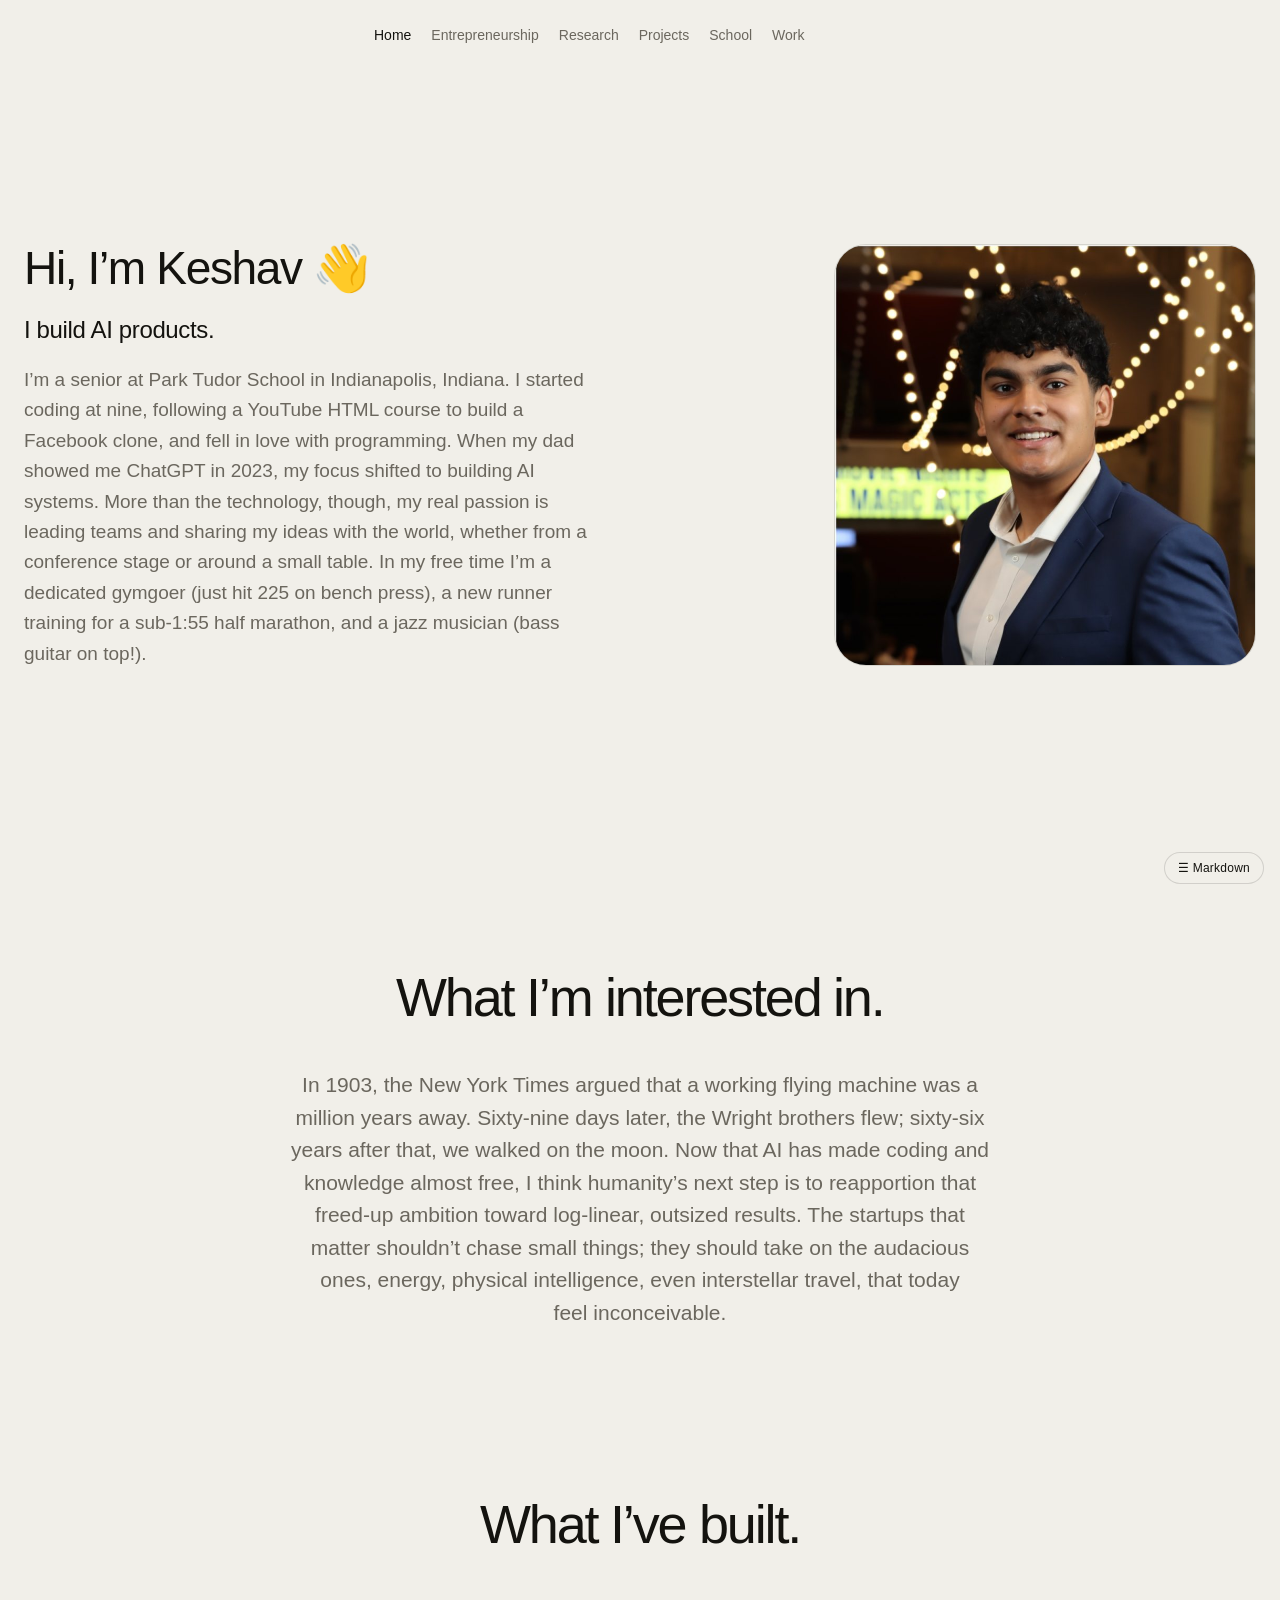
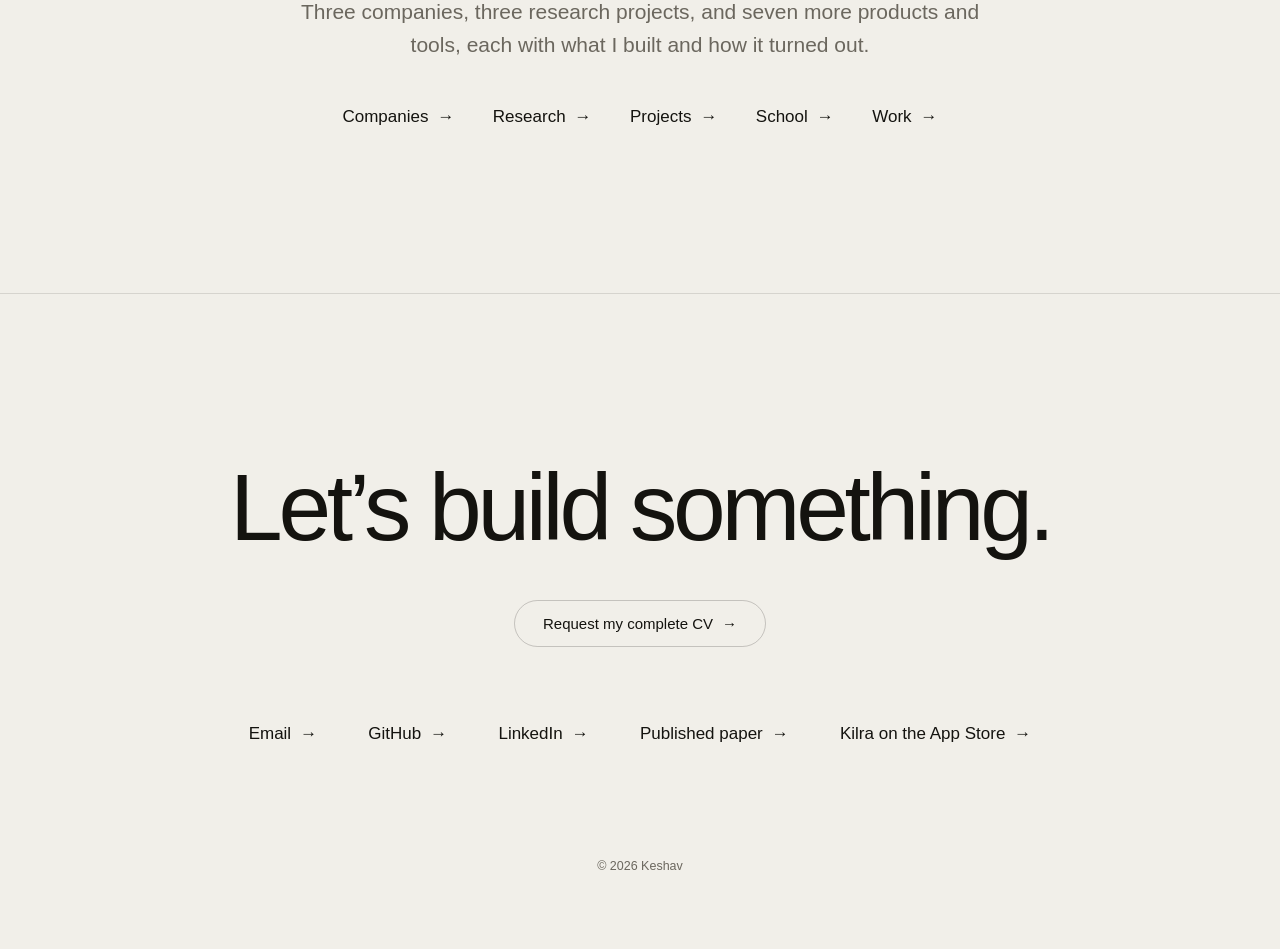
<file: index.html>
<!DOCTYPE html>
<html lang="en">
<head>
<meta charset="utf-8">
<meta name="viewport" content="width=device-width, initial-scale=1">
<title>Keshav Krishnan</title>
<meta name="description" content="Keshav Krishnan builds AI products: Kilra, a digital health app on the App Store; CropConnect; an IEEE IECON 2026 first-author paper on safe battery fast charging; and FIREWATCH, CROSSING, and GridWatch.">
<meta name="author" content="Keshav Krishnan">
<meta name="theme-color" content="#f1efe9">
<link rel="canonical" href="https://keshavkrishnan.vercel.app/">
<meta property="og:type" content="profile">
<meta property="og:site_name" content="Keshav Krishnan">
<meta property="og:title" content="Keshav Krishnan">
<meta property="og:description" content="Keshav Krishnan builds AI products: Kilra, a digital health app on the App Store; CropConnect; an IEEE IECON 2026 first-author paper on safe battery fast charging; and FIREWATCH, CROSSING, and GridWatch.">
<meta property="og:url" content="https://keshavkrishnan.vercel.app/">
<meta property="og:image" content="https://keshavkrishnan.vercel.app/assets/keshav.jpg">
<meta property="og:image:width" content="800">
<meta property="og:image:height" content="800">
<meta property="og:image:alt" content="Portrait of Keshav Krishnan">
<meta name="twitter:card" content="summary">
<meta name="twitter:title" content="Keshav Krishnan">
<meta name="twitter:description" content="Keshav Krishnan builds AI products: Kilra, a digital health app on the App Store; CropConnect; an IEEE IECON 2026 first-author paper on safe battery fast charging; and FIREWATCH, CROSSING, and GridWatch.">
<meta name="twitter:image" content="https://keshavkrishnan.vercel.app/assets/keshav.jpg">
<link rel="icon" type="image/svg+xml" href="[data-uri]">
<link rel="stylesheet" href="/site.css">
<style>
html{scroll-behavior:smooth}
body{margin:0;overflow-x:clip;background:#f1efe9;color:#14130f;font-family:"Helvetica Neue",Helvetica,Arial,sans-serif;-webkit-font-smoothing:antialiased;-moz-osx-font-smoothing:grayscale}
a{color:#14130f;text-decoration:none}
a:hover{color:#6b675e}
img{display:block}
::selection{background:rgba(20,19,15,.15)}
@keyframes omUp{0%{opacity:0;transform:translateY(90px) scale(.92);filter:blur(11px)}55%{filter:blur(0)}100%{opacity:1;transform:none;filter:blur(0)}}
@keyframes omWord{0%{opacity:0;transform:translateY(1.15em) rotate(7deg) scale(.7);filter:blur(20px)}55%{filter:blur(0)}100%{opacity:1;transform:none;filter:blur(0)}}
@keyframes omLine{from{transform:scaleX(0);opacity:.15}to{transform:scaleX(1);opacity:1}}
@keyframes omInL{0%{opacity:0;transform:translateX(-155px) scale(.955);filter:blur(7px)}60%{filter:blur(0)}100%{opacity:1;transform:none;filter:blur(0)}}
@keyframes omInR{0%{opacity:0;transform:translateX(155px) scale(.955);filter:blur(7px)}60%{filter:blur(0)}100%{opacity:1;transform:none;filter:blur(0)}}
@media (prefers-reduced-motion:reduce){html{scroll-behavior:auto}*,*::before,*::after{animation:none!important;transition:none!important}}
@keyframes omImg{0%{opacity:0;clip-path:inset(23% 16% 23% 16% round 48px);transform:scale(1.22);filter:blur(9px)}60%{filter:blur(0)}100%{opacity:1;clip-path:inset(0 0 0 0 round 30px);transform:none;filter:blur(0)}}
</style>
</head>
<body>

<div style="box-sizing:border-box;max-width:580px;margin:0 auto;padding:0 24px">
  <nav class="tabs">
    <a href="/" aria-current="page">Home</a>
    <a href="/entrepreneurship">Entrepreneurship</a>
    <a href="/research">Research</a>
    <a href="/projects">Projects</a>
    <a href="/school">School</a>
    <a href="/work">Work</a>  </nav>
</div>

<main>
  <section style="min-height:72vh;display:flex;flex-direction:column;justify-content:center;padding:clamp(40px,6vw,80px) 24px clamp(56px,8vw,100px);max-width:1240px;margin:0 auto">
    <div data-reveal data-entry style="display:grid;grid-template-columns:repeat(auto-fit,minmax(280px,1fr));gap:clamp(36px,5vw,80px);align-items:center">
      <div data-etext data-slide="L">
        <div style="font-size:clamp(30px,3.6vw,48px);letter-spacing:-.03em;font-weight:500">Hi, I&#8217;m Keshav &#128075;</div>
        <div style="margin:18px 0 0;max-width:27em;font-size:clamp(18px,1.9vw,24px);line-height:1.4;color:#14130f;font-weight:500;letter-spacing:-.015em">I build AI products.</div>
        <p style="margin:18px 0 0;max-width:30em;font-size:clamp(16px,1.6vw,19px);line-height:1.6;color:#6b675e;text-wrap:pretty">I&#8217;m a senior at Park Tudor School in Indianapolis, Indiana. I started coding at nine, following a YouTube HTML course to build a Facebook clone, and fell in love with programming. When my dad showed me ChatGPT in 2023, my focus shifted to building AI systems. More than the technology, though, my real passion is leading teams and sharing my ideas with the world, whether from a conference stage or around a small table. In my free time I&#8217;m a dedicated gymgoer (just hit 225 on bench press), a new runner training for a sub-1:55 half marathon, and a jazz musician (bass guitar on top!).</p>
      </div>
      <div data-ethumb data-slide="R" data-zoom style="border-radius:32px;overflow:hidden;border:1px solid rgba(20,19,15,.12);max-width:420px;justify-self:end;width:100%">
        <img width="800" height="800" fetchpriority="high" src="assets/keshav.jpg" alt="Keshav Krishnan" style="width:100%;height:auto;transition:transform .8s cubic-bezier(.2,.7,.2,1)">
      </div>
    </div>
  </section>

  <section style="padding:clamp(64px,7vw,110px) 24px clamp(110px,13vw,200px);max-width:1000px;margin:0 auto;text-align:center">
    <h2 data-unravel style="margin:0 auto;max-width:18em;font-size:clamp(28px,4.4vw,54px);line-height:1.04;letter-spacing:-.04em;font-weight:500">What I&#8217;m interested in.</h2>
    <p data-reveal style="margin:clamp(26px,3.6vw,44px) auto 0;max-width:34em;font-size:clamp(17px,1.7vw,21px);line-height:1.55;color:#6b675e;text-wrap:pretty">In 1903, the New York Times argued that a working flying machine was a million years away. Sixty-nine days later, the Wright brothers flew; sixty-six years after that, we walked on the moon. Now that AI has made coding and knowledge almost free, I think humanity&#8217;s next step is to reapportion that freed-up ambition toward log-linear, outsized results. The startups that matter shouldn&#8217;t chase small things; they should take on the audacious ones, energy, physical intelligence, even interstellar travel, that today feel inconceivable.</p>
  </section>

  <section style="padding:0 24px clamp(110px,13vw,200px);max-width:1000px;margin:0 auto;text-align:center">
    <h2 data-unravel style="margin:0 auto;max-width:18em;font-size:clamp(28px,4.4vw,54px);line-height:1.04;letter-spacing:-.04em;font-weight:500">What I&#8217;ve built.</h2>
    <p data-reveal style="margin:clamp(26px,3.6vw,44px) auto 0;max-width:34em;font-size:clamp(17px,1.7vw,21px);line-height:1.55;color:#6b675e;text-wrap:pretty">Three companies, three research projects, and seven more products and tools, each with what I built and how it turned out.</p>
    <div data-reveal style="margin-top:clamp(30px,3.6vw,48px);display:flex;justify-content:center;flex-wrap:wrap;gap:clamp(18px,3vw,40px)">
      <a href="/entrepreneurship" data-arrow style="color:#14130f;font-size:17px;display:inline-flex;align-items:center;gap:9px">Companies <span data-arrowtip style="display:inline-block;transition:transform .35s cubic-bezier(.2,.7,.2,1)">&#8594;</span></a>
      <a href="/research" data-arrow style="color:#14130f;font-size:17px;display:inline-flex;align-items:center;gap:9px">Research <span data-arrowtip style="display:inline-block;transition:transform .35s cubic-bezier(.2,.7,.2,1)">&#8594;</span></a>
      <a href="/projects" data-arrow style="color:#14130f;font-size:17px;display:inline-flex;align-items:center;gap:9px">Projects <span data-arrowtip style="display:inline-block;transition:transform .35s cubic-bezier(.2,.7,.2,1)">&#8594;</span></a>
      <a href="/school" data-arrow style="color:#14130f;font-size:17px;display:inline-flex;align-items:center;gap:9px">School <span data-arrowtip style="display:inline-block;transition:transform .35s cubic-bezier(.2,.7,.2,1)">&#8594;</span></a>
      <a href="/work" data-arrow style="color:#14130f;font-size:17px;display:inline-flex;align-items:center;gap:9px">Work <span data-arrowtip style="display:inline-block;transition:transform .35s cubic-bezier(.2,.7,.2,1)">&#8594;</span></a>
    </div>
  </section>

  <footer id="contact" style="padding:clamp(108px,13vw,195px) 24px clamp(60px,6vw,80px);border-top:1px solid rgba(20,19,15,.12);text-align:center">
    <div style="max-width:1300px;margin:0 auto">
      <h2 data-unravel style="margin:0;font-size:clamp(34px,7.4vw,112px);line-height:.98;letter-spacing:-.045em;font-weight:500">Let&#8217;s build something.</h2>
      <div data-reveal style="margin-top:clamp(30px,3.6vw,52px)">
        <a href="mailto:keshav-krishnan@outlook.com?subject=Complete%20CV%20request" data-arrow style="display:inline-flex;align-items:center;gap:9px;padding:14px 28px;border-radius:999px;border:1px solid rgba(20,19,15,.2);color:#14130f;font-size:15px;font-weight:500">Request my complete CV <span data-arrowtip style="display:inline-block;transition:transform .35s cubic-bezier(.2,.7,.2,1)">&#8594;</span></a>
      </div>
      <div data-reveal style="margin-top:clamp(48px,6vw,86px);display:flex;justify-content:center;flex-wrap:wrap;gap:clamp(24px,4vw,60px)">
        <a href="mailto:keshav-krishnan@outlook.com" data-arrow style="color:#14130f;font-size:17px;display:inline-flex;align-items:center;gap:9px">Email <span data-arrowtip style="display:inline-block;transition:transform .35s cubic-bezier(.2,.7,.2,1)">&#8594;</span></a>
        <a href="https://github.com/keshavkrishnan08" target="_blank" rel="noopener" data-arrow style="color:#14130f;font-size:17px;display:inline-flex;align-items:center;gap:9px">GitHub <span data-arrowtip style="display:inline-block;transition:transform .35s cubic-bezier(.2,.7,.2,1)">&#8594;</span></a>
        <a href="https://www.linkedin.com/in/keshav-krishnan-897394356/" target="_blank" rel="noopener" data-arrow style="color:#14130f;font-size:17px;display:inline-flex;align-items:center;gap:9px">LinkedIn <span data-arrowtip style="display:inline-block;transition:transform .35s cubic-bezier(.2,.7,.2,1)">&#8594;</span></a>
        <a href="https://doi.org/10.13021/jssr2026.5665" target="_blank" rel="noopener" data-arrow style="color:#14130f;font-size:17px;display:inline-flex;align-items:center;gap:9px">Published paper <span data-arrowtip style="display:inline-block;transition:transform .35s cubic-bezier(.2,.7,.2,1)">&#8594;</span></a>
        <a href="https://apps.apple.com/us/app/kilra-symptom-tracker/id6760767331" target="_blank" rel="noopener" data-arrow style="color:#14130f;font-size:17px;display:inline-flex;align-items:center;gap:9px">Kilra on the App Store <span data-arrowtip style="display:inline-block;transition:transform .35s cubic-bezier(.2,.7,.2,1)">&#8594;</span></a>
      </div>
      <div style="margin-top:clamp(72px,9vw,130px);font-size:12.5px;color:#6b675e">&#169; 2026 Keshav</div>
    </div>
  </footer>
</main>

<script>
/* Scroll interactions: reveal, word unravel, slide and image zoom on enter.
   Vanilla JS, no framework or runtime, so the page is a single static file. */
(function () {
  var app = {
    _io: null, _probe: null, _onScroll: null, _motion: false, _armed: false,

    wire: function () {
      const root = document.body;

      if (!this._io) {
        root.querySelectorAll("[data-m]:not([data-played])").forEach((el) => {
          el.style.opacity = "";
          el.style.transform = "";
          el.querySelectorAll("span[data-w]").forEach((s) => { s.style.opacity = ""; });
        });
      }

      root.querySelectorAll("[data-entry]").forEach((el, i) => {
        const text = el.querySelector("[data-etext]");
        const thumb = el.querySelector("[data-ethumb]");
        if (!text || !thumb) return;
        const flip = i % 2 === 1;
        text.style.order = flip ? "2" : "1";
        thumb.style.order = flip ? "1" : "2";
        text.style.textAlign = flip ? "right" : "left";
        text.querySelectorAll("p").forEach((p) => { p.style.marginLeft = flip ? "auto" : "0"; });
        text.dataset.slide = flip ? "R" : "L";
        thumb.dataset.slide = flip ? "L" : "R";
      });

      root.querySelectorAll("[data-zoom]:not([data-hov])").forEach((el) => {
        el.dataset.hov = "1";
        const img = el.querySelector("img");
        el.addEventListener("mouseenter", () => { if (img) img.style.transform = "scale(1.03)"; });
        el.addEventListener("mouseleave", () => { if (img) img.style.transform = "none"; });
      });

      root.querySelectorAll("[data-arrow]:not([data-hov])").forEach((el) => {
        el.dataset.hov = "1";
        const tip = el.querySelector("[data-arrowtip]");
        if (!tip) return;
        el.addEventListener("mouseenter", () => { tip.style.transform = "translateX(4px)"; });
        el.addEventListener("mouseleave", () => { tip.style.transform = "none"; });
      });

      const still = window.matchMedia && window.matchMedia("(prefers-reduced-motion: reduce)").matches;
      if (still) return;

      if (!this._probe && typeof IntersectionObserver === "function") {
        this._probe = new IntersectionObserver(() => {
          this._probe.disconnect();
          this._probe = null;
          this.enableMotion();
        });
        this._probe.observe(root);
      } else if (this._motion) {
        this.enableMotion();
      }

      if (!this._onScroll) {
        this._onScroll = () => {
          document.querySelectorAll("[data-m]:not([data-played])").forEach((el) => {
            if (el.getBoundingClientRect().top < window.innerHeight * 0.99) this.play(el);
          });
        };
        window.addEventListener("scroll", this._onScroll, { passive: true });
        this._onScroll();
      }
    },

    enableMotion: function () {
      this._motion = true;
      const root = document.body;
      const io = this._io || (this._io = new IntersectionObserver((es) => {
        es.forEach((e) => {
          if (e.isIntersecting) { this.play(e.target); this._io.unobserve(e.target); }
        });
      }, { rootMargin: "0px 0px 0% 0px", threshold: 0.01 }));

      root.querySelectorAll("[data-unravel]:not([data-split])").forEach((el) => {
        el.dataset.split = "1";
        const words = (el.textContent || "").split(/\s+/).filter(Boolean);
        el.textContent = "";
        words.forEach((w, i) => {
          const s = document.createElement("span");
          s.textContent = w;
          s.style.display = "inline-block";
          s.style.willChange = "transform,filter,opacity";
          s.dataset.w = String(i);
          el.appendChild(s);
          if (i < words.length - 1) el.appendChild(document.createTextNode(" "));
        });
      });

      const pending = [];
      root.querySelectorAll("[data-reveal]:not([data-m]),[data-unravel]:not([data-m]),[data-rule]:not([data-m])").forEach((el) => {
        el.dataset.m = "1";
        if (el.getBoundingClientRect().top < window.innerHeight * 0.97) this.play(el);
        else pending.push(el);
      });

      if (!pending.length || this._armed) return;
      this._armed = true;
      const arm = () => {
        window.removeEventListener("scroll", arm);
        pending.forEach((el) => {
          if (el.dataset.played) return;
          if (el.getBoundingClientRect().top < window.innerHeight * 0.99) { this.play(el); return; }
          if (el.hasAttribute("data-unravel")) el.querySelectorAll("span[data-w]").forEach((s) => { s.style.opacity = "0"; });
          else if (el.hasAttribute("data-rule")) el.style.transform = "scaleX(0)";
          else el.style.opacity = "0";
          io.observe(el);
        });
      };
      window.addEventListener("scroll", arm, { passive: true, once: true });
    },

    play: function (el) {
      if (el.dataset.played) return;
      el.dataset.played = "1";
      if (el.hasAttribute("data-unravel")) {
        el.querySelectorAll("span[data-w]").forEach((s, i) => {
          s.style.opacity = "";
          s.style.animation = "omWord 0.98s cubic-bezier(.16,.84,.28,1) both";
          s.style.animationDelay = (i * 0.056).toFixed(3) + "s";
        });
        return;
      }
      if (el.hasAttribute("data-rule")) {
        el.style.transform = "";
        el.style.animation = "omLine 1.0s cubic-bezier(.16,.84,.28,1) .06s both";
        return;
      }
      el.style.opacity = "";
      const sides = el.querySelectorAll("[data-slide]");
      if (sides.length) {
        sides.forEach((c, i) => {
          c.style.animation = (c.dataset.slide === "L" ? "omInL" : "omInR") + " 1.15s cubic-bezier(.16,.84,.28,1) both";
          c.style.animationDelay = (i * 0.09).toFixed(2) + "s";
        });
        return;
      }
      if (el.hasAttribute("data-zoom")) {
        el.style.animation = "omImg 1.35s cubic-bezier(.16,.84,.28,1) both";
        return;
      }
      el.style.animation = "omUp 1.05s cubic-bezier(.16,.84,.28,1) both";
    }
  };

  function boot() { app.wire(); }
  if (document.readyState !== "loading") boot();
  else document.addEventListener("DOMContentLoaded", boot);
})();
</script>
<style>
#mdBtn{position:fixed;bottom:16px;right:16px;z-index:90;font:500 12px/1 "Helvetica Neue",Helvetica,Arial,sans-serif;letter-spacing:.02em;color:#14130f;background:rgba(241,239,233,.85);backdrop-filter:blur(12px);-webkit-backdrop-filter:blur(12px);border:1px solid rgba(20,19,15,.14);border-radius:999px;padding:9px 13px;cursor:pointer;display:inline-flex;align-items:center;gap:6px}
#mdBtn:hover{border-color:rgba(20,19,15,.35)}
#mdOverlay{position:fixed;inset:0;z-index:200;display:none;background:rgba(20,19,15,.28);align-items:center;justify-content:center;padding:24px}
#mdOverlay.open{display:flex}
#mdPanel{background:#f1efe9;border:1px solid rgba(20,19,15,.14);border-radius:14px;max-width:760px;width:100%;max-height:82vh;display:flex;flex-direction:column;overflow:hidden}
#mdHead{display:flex;align-items:center;gap:10px;padding:14px 18px;border-bottom:1px solid rgba(20,19,15,.12);font:14px/1 "Helvetica Neue",Helvetica,Arial,sans-serif}
#mdHead b{font-weight:500;flex:1}
#mdHead button{font:inherit;font-size:13px;color:#14130f;border:1px solid rgba(20,19,15,.18);background:transparent;border-radius:8px;padding:7px 12px;cursor:pointer}
#mdHead #mdCopy{background:#14130f;color:#f1efe9;border-color:#14130f}
#mdBody{margin:0;padding:18px 20px;overflow:auto;font:13px/1.62 ui-monospace,SFMono-Regular,Menlo,monospace;color:#14130f;white-space:pre-wrap;word-wrap:break-word}
</style>
<button id="mdBtn" onclick="document.getElementById('mdOverlay').classList.add('open')" aria-label="View this page as Markdown">&#9776; Markdown</button>
<div id="mdOverlay" onclick="if(event.target===this)this.classList.remove('open')">
  <div id="mdPanel" role="dialog" aria-label="Page as Markdown">
    <div id="mdHead"><b>This page as Markdown</b><button id="mdCopy">Copy</button><button id="mdClose">Close</button></div>
    <pre id="mdBody"># Keshav Krishnan

I build AI products. A senior at Park Tudor School in Indianapolis, Indiana.

I started coding at nine, following a YouTube HTML course to build a Facebook clone, and fell in love with programming. When my dad showed me ChatGPT in 2023, my focus shifted to building AI systems. More than the technology, though, my real passion is leading teams and sharing my ideas with the world, whether from a conference stage or around a small table. In my free time I'm a dedicated gymgoer (just hit 225 on bench press), a new runner training for a sub-1:55 half marathon, and a jazz musician (bass guitar on top!).

## What I'm interested in

In 1903, the New York Times argued that a working flying machine was a million years away. Sixty-nine days later, the Wright brothers flew; sixty-six years after that, we walked on the moon. Now that AI has made coding and knowledge almost free, I think humanity's next step is to reapportion that freed-up ambition toward log-linear, outsized results. The startups that matter shouldn't chase small things; they should take on the audacious ones, energy, physical intelligence, even interstellar travel, that today feel inconceivable.

## Ventures

### Kilra: Digital Health OS
Founder, CEO. I built and lead the product end to end, from the on-device statistics to the AI-driven growth. People log symptoms, medications, sleep, and stress, and Kilra tests which factors go with their worse days, surfacing the real triggers behind how they feel, so they can adjust their lifestyle quickly instead of waiting on expensive, drawn-out doctor visits.
- $10K annualized revenue
- Tech: Swift, SwiftUI, SwiftData, HealthKit, CloudKit, Core ML, scikit-learn
- GitHub: https://github.com/keshavkrishnan08/Kilra
- iOS, live on the App Store: https://apps.apple.com/us/app/kilra-symptom-tracker/id6760767331
- Website: https://kilra.vercel.app

### CropConnect
Founder. Done-for-you local produce sourcing for restaurants. Independent kitchens keep three to five cents on every dollar and have already cut everything they can, so the only real lever left is charging more, and food from a named farm down the road is how they do it: the menu price moves, the food cost barely does, and that gap is almost pure profit. CropConnect runs the entire supply side, finding and vetting the farms and delivering every week, so the kitchen just cooks.
- Tech: Next.js, React, TypeScript, Tailwind CSS, Supabase, Leaflet, Vercel
- Live: https://cropconnect.dev

## Selected research

### Safe Fast Charging Robust to Battery Aging
Sole author (accepted at IEEE IECON 2026). A safety filter for lithium-ion fast charging with no optimizer in the loop: a fixed bisection on a reduced-order cell model. In simulation it kept temperature and voltage within limits on all 156 aged-cell draws, at a median 56 microseconds per step, while standard fast-charging protocols broke the limits in all 40 warm conditions tested.
- Tech: Python, NumPy, SciPy, OSQP baseline
- GitHub: https://github.com/keshavkrishnan08/safe-charge

### The Carbon Effect of Flexible Computing Loads: A Distribution-Free Theory of Dispatch, Investment, and Optimal Contracts
1st Author, Project Coordinator, George Mason University, Costello College of Business (ASSIP). Modeled the power draw of AI data centers and crypto mining and showed that it raises grid carbon unless the load runs on surplus renewables, built on distribution-free equilibrium cutoffs and an exact closed form for the change in carbon, each checked numerically. Earlier in the program I stress-tested published bitcoin-mining emission claims against EIA generation data to see which ones held up. Research under Dr. Jiasun Li; presented at the George Mason student conference and published in the Journal of Student-Scientists' Research (2026).
- Paper: https://journals.gmu.edu/jssr/article/view/5665
- DOI: https://doi.org/10.13021/jssr2026.5665
- Code (team repository): https://github.com/keshavkrishnan08/flexible-load-carbon
- Tech: Python, NumPy, SciPy, pandas, statsmodels, matplotlib
- Screening analysis: https://github.com/keshavkrishnan08/bitcoin-mining-emissions

## Projects

### ECHO: finding people with Wi-Fi, no cameras
Built a system that turns the radio signals between ordinary Wi-Fi devices into a live 3D picture of where people are, and marks space no link observes as unknown rather than empty. A seeded channel simulator, a signal pipeline, Bayesian radio tomography, and a Hungarian and Kalman tracker run in the browser; a Python port matches the TypeScript engine bit for bit and a C++20 library reproduces the signal processing.
- Tech: TypeScript, Next.js, React Three Fiber, Web Workers, Python, FastAPI, C++20
- GitHub: https://github.com/keshavkrishnan08/ECHOSPACE

### FIREWATCH: computer vision based probabilistic wildfire tracking
Built a system that fuses camera, satellite, weather and terrain into a continuously self-correcting probabilistic spread forecast, then turns it into human-in-the-loop evacuation and resource decisions. Validated it by replaying five real fires against GOES ground truth.
- Tech: Python, PyTorch, YOLO, RT-DETR, SAM 2, U-Net, OpenCV, Shapely, DuckDB, FastAPI, GOES-18 and HRRR data, React, TypeScript, deck.gl, MapLibre
- Live site: https://keshavkrishnan08.github.io/firewatch/
- GitHub: https://github.com/keshavkrishnan08/firewatch

### CROSSING: computer vision based pedestrian-vehicle safety intelligence
Built a system that watches ordinary street video, models every person, vehicle, and interaction in the scene, and predicts who a vehicle is about to hit. A learned interaction model beats an engineered time-to-collision score at forecasting near-misses (0.95 AUROC), holds its calibration, and flags a pedestrian's intent to cross roughly 2.8 seconds before they step into the road.
- Tech: Python, YOLOv3 (ONNX Runtime), OpenCV, ByteTrack, Kalman filters, homography, NumPy GRU, scikit-learn, FastAPI
- Live site: https://crossing-pi.vercel.app
- GitHub: https://github.com/keshavkrishnan08/ProjectCROSSING

### GridWatch: Indiana's data centers mapped against the power grid
Creator. Built an interactive atlas that plots every proposed and existing data center in Indiana against the grid: megawatts, water use, IURC dockets, and a projected household bill impact, with every figure linked to the public filing it came from. It tracks 76 projects across 32 counties whose active capacity already adds up to roughly 15,100 MW, about 43% of Indiana's peak demand, on a grid that is still 61% coal. A 2020 to 2035 timeline scrubs the build-out and a transparent calculator turns filed costs into a projected bill.
- Tech: TypeScript, Vite, MapLibre GL, D3, Python, Overpass API, Vitest, Playwright
- Live: https://gridwatch-indiana.vercel.app
- GitHub: https://github.com/keshavkrishnan08/GridWatch

### Forecasting crop waste across the U.S. supply chain
Inventor (provisional patent, 26 claims). Built a graph neural network that forecasts supply-chain-driven crop waste across 2,130 US counties by routing inter-regional economic shocks through a cascade diffusion model.
- Tech: PyTorch, scikit-learn, XGBoost, statsmodels, GeoPandas
- GitHub: https://github.com/keshavkrishnan08/CasCrop

## Selected CV

### EP Industrial Coatings
Operations &amp; Engineering Intern (paid). Built a computer-vision quoting tool that cut quote turnaround from about two weeks to about five minutes, and wrote five company-wide SOPs over a five-month term.
- Tech: Python, Flask, SQLAlchemy, CLIP on ONNX Runtime (8-bit weights), NumPy, Pillow, PyTorch
- Live demo: https://enviropeel-project.onrender.com
- GitHub: https://github.com/keshavkrishnan08/Enviropeel-Project

### Park Tudor VEX Robotics: Team 6842V Vicious Vortex
Captain, Programmer, Strategy Design. Captained a six-person team to eight international placements and the most wins in the world across the 2024 and 2025 seasons, with more than 20 awards. Built our autonomy stack in C++: Monte Carlo localization, pure-pursuit path following over Bezier curves, and vision sensing. Also mentored the middle school team to a state title.

### VolunteerU
Cofounder. Cofounded a free platform that helps people launch and manage a nonprofit end to end, and helps volunteers find opportunities that actually fit them. The workspace keeps applications, roster, attendance, and verified hours in one place.
- Tech: Next.js, React, Supabase, PostHog
- Live: https://volunteeruapp.com

### Mock Trial
Cofounder &amp; President. Cofounded and lead Park Tudor's mock trial program, growing it from the ground up to 140 members. Ran the school's first bipartisan roundtable, bringing four state and national officials in front of a 50+ audience, took the team to districts, and earned an Outstanding Witness award.

### DECA
International Career Development Conference qualifier: qualified for DECA's international round of business competitions.

### Speech and Debate
NSDA District finalist: reached the finals at the National Speech and Debate Association district tournament.

## Familiar with

- Languages: Python, C++, Java, TypeScript, JavaScript, Swift, SQL
- Machine learning &amp; research: PyTorch, scikit-learn, XGBoost, NumPy, SciPy, pandas, statsmodels, data assimilation, Kalman and particle filters
- Computer vision: YOLO, SAM 2, CLIP, OpenCV, ONNX Runtime
- Apps: Next.js, React, FastAPI, Flask, Supabase, SwiftUI
- Agentic &amp; applied AI: agentic AI systems, prompt engineering, LLM application development, retrieval-augmented generation, fine-tuning &amp; evaluation, tool use &amp; function calling

## Contact

- Email: keshav-krishnan@outlook.com
- GitHub: https://github.com/keshavkrishnan08
- LinkedIn: https://www.linkedin.com/in/keshav-krishnan-897394356/
</pre>
  </div>
</div>
<script>
(function(){
  var ov=document.getElementById('mdOverlay'), c=document.getElementById('mdCopy'), body=document.getElementById('mdBody');
  c.onclick=function(){ navigator.clipboard.writeText(body.textContent).then(function(){ c.textContent='Copied \u2713'; setTimeout(function(){c.textContent='Copy';},1500); }); };
  document.getElementById('mdClose').onclick=function(){ ov.classList.remove('open'); };
  document.addEventListener('keydown',function(e){ if(e.key==='Escape') ov.classList.remove('open'); });
})();
</script>

</body>
</html>
</file>
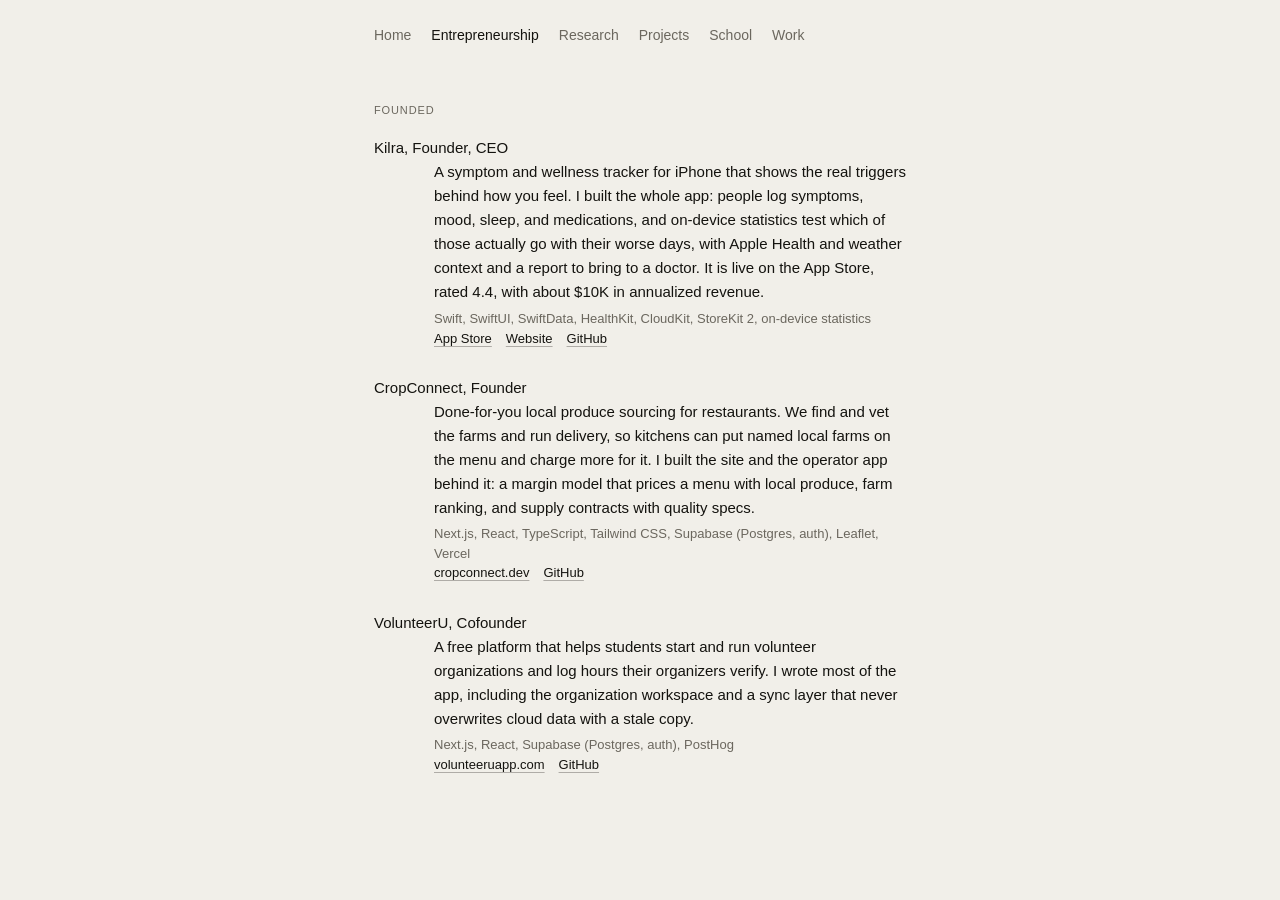
<file: entrepreneurship.html>
<!DOCTYPE html>
<html lang="en">
<head>
<meta charset="utf-8">
<meta name="viewport" content="width=device-width, initial-scale=1">
<title>Entrepreneurship · Keshav Krishnan</title>
<meta name="description" content="Companies Keshav Krishnan founded: Kilra, CropConnect, and VolunteerU.">
<meta name="theme-color" content="#f1efe9">
<link rel="canonical" href="https://keshavkrishnan.vercel.app/entrepreneurship">
<meta property="og:type" content="profile">
<meta property="og:title" content="Entrepreneurship · Keshav Krishnan">
<meta property="og:description" content="Companies Keshav Krishnan founded: Kilra, CropConnect, and VolunteerU.">
<meta property="og:url" content="https://keshavkrishnan.vercel.app/entrepreneurship">
<meta property="og:image" content="https://keshavkrishnan.vercel.app/assets/keshav.jpg">
<link rel="icon" type="image/svg+xml" href="[data-uri]">
<link rel="stylesheet" href="/site.css">
</head>
<body class="doc">
<div class="wrap">
  <nav class="tabs">
    <a href="/">Home</a>
    <a href="/entrepreneurship" aria-current="page">Entrepreneurship</a>
    <a href="/research">Research</a>
    <a href="/projects">Projects</a>
    <a href="/school">School</a>
    <a href="/work">Work</a>
  </nav>
  <main>
    <section class="group">
      <p class="label spaced">Founded</p>
      <div class="entry">
        <span class="name">Kilra</span>, Founder, CEO<br>
        <span class="desc">A symptom and wellness tracker for iPhone that shows the real triggers behind how you feel. I built the whole app: people log symptoms, mood, sleep, and medications, and on-device statistics test which of those actually go with their worse days, with Apple Health and weather context and a report to bring to a doctor. It is live on the App Store, rated 4.4, with about $10K in annualized revenue.
          <span class="meta">Swift, SwiftUI, SwiftData, HealthKit, CloudKit, StoreKit 2, on-device statistics</span>
          <span class="links"><a class="u" href="https://apps.apple.com/us/app/kilra-symptom-tracker/id6760767331" target="_blank" rel="noopener">App Store</a><a class="u" href="https://kilra.vercel.app" target="_blank" rel="noopener">Website</a><a class="u" href="https://github.com/keshavkrishnan08/Kilra" target="_blank" rel="noopener">GitHub</a></span>
        </span>
      </div>
      <div class="entry">
        <span class="name">CropConnect</span>, Founder<br>
        <span class="desc">Done-for-you local produce sourcing for restaurants. We find and vet the farms and run delivery, so kitchens can put named local farms on the menu and charge more for it. I built the site and the operator app behind it: a margin model that prices a menu with local produce, farm ranking, and supply contracts with quality specs.
          <span class="meta">Next.js, React, TypeScript, Tailwind CSS, Supabase (Postgres, auth), Leaflet, Vercel</span>
          <span class="links"><a class="u" href="https://cropconnect.dev" target="_blank" rel="noopener">cropconnect.dev</a><a class="u" href="https://github.com/keshavkrishnan08/crop-connect" target="_blank" rel="noopener">GitHub</a></span>
        </span>
      </div>
      <div class="entry">
        <span class="name">VolunteerU</span>, Cofounder<br>
        <span class="desc">A free platform that helps students start and run volunteer organizations and log hours their organizers verify. I wrote most of the app, including the organization workspace and a sync layer that never overwrites cloud data with a stale copy.
          <span class="meta">Next.js, React, Supabase (Postgres, auth), PostHog</span>
          <span class="links"><a class="u" href="https://volunteeruapp.com" target="_blank" rel="noopener">volunteeruapp.com</a><a class="u" href="https://github.com/keshavkrishnan08/VolunteerU" target="_blank" rel="noopener">GitHub</a></span>
        </span>
      </div>
    </section>
  </main>
</div>
</body>
</html>
</file>
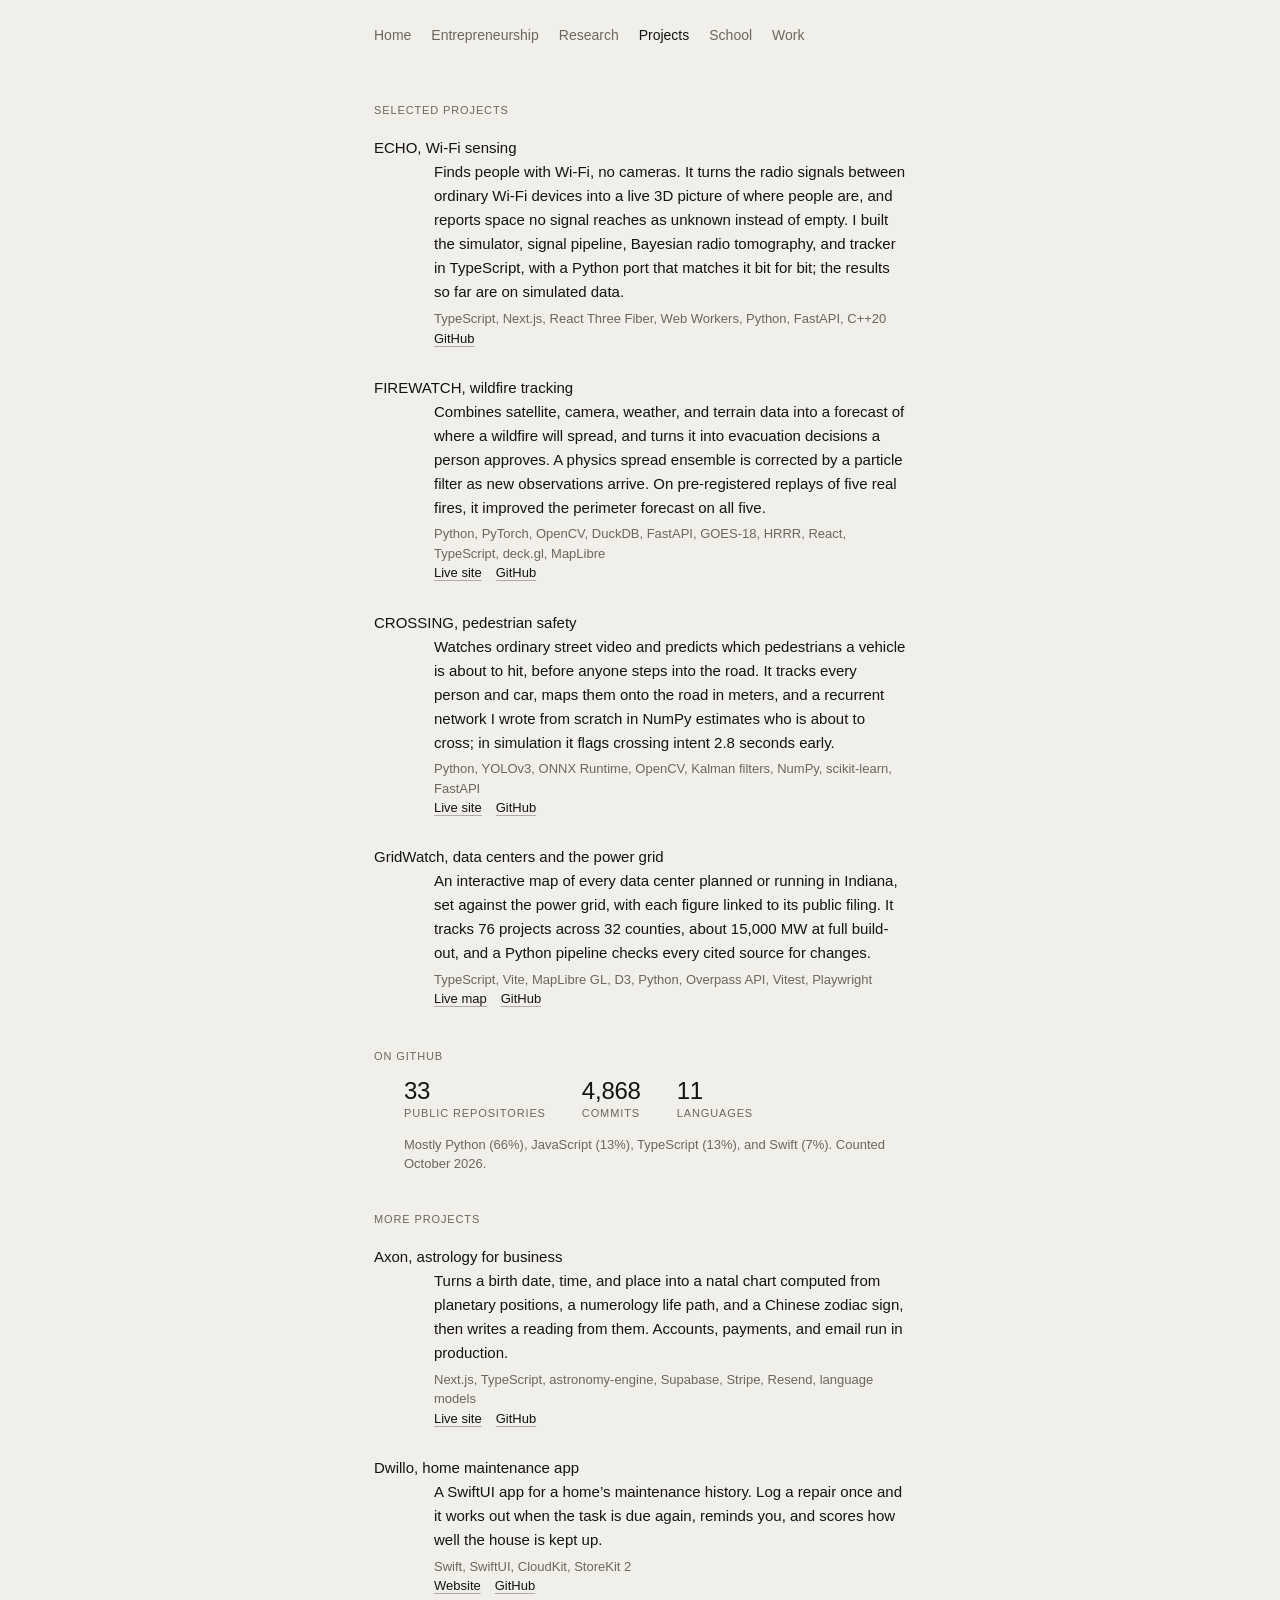
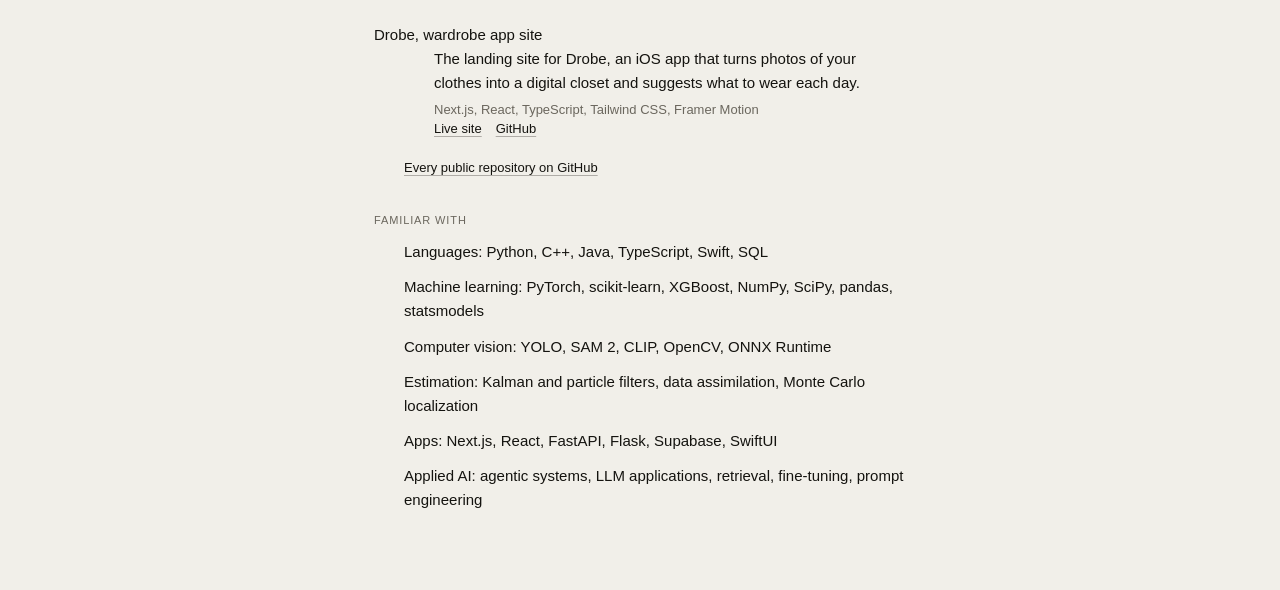
<file: projects.html>
<!DOCTYPE html>
<html lang="en">
<head>
<meta charset="utf-8">
<meta name="viewport" content="width=device-width, initial-scale=1">
<title>Projects · Keshav Krishnan</title>
<meta name="description" content="Keshav Krishnan's projects: ECHO, FIREWATCH, CROSSING, GridWatch, and more, with GitHub stats.">
<meta name="theme-color" content="#f1efe9">
<link rel="canonical" href="https://keshavkrishnan.vercel.app/projects">
<meta property="og:type" content="profile">
<meta property="og:title" content="Projects · Keshav Krishnan">
<meta property="og:description" content="Keshav Krishnan's projects: ECHO, FIREWATCH, CROSSING, GridWatch, and more, with GitHub stats.">
<meta property="og:url" content="https://keshavkrishnan.vercel.app/projects">
<meta property="og:image" content="https://keshavkrishnan.vercel.app/assets/keshav.jpg">
<link rel="icon" type="image/svg+xml" href="[data-uri]">
<link rel="stylesheet" href="/site.css">
</head>
<body class="doc">
<div class="wrap">
  <nav class="tabs">
    <a href="/">Home</a>
    <a href="/entrepreneurship">Entrepreneurship</a>
    <a href="/research">Research</a>
    <a href="/projects" aria-current="page">Projects</a>
    <a href="/school">School</a>
    <a href="/work">Work</a>
  </nav>
  <main>
    <section class="group">
      <p class="label spaced">Selected projects</p>
      <div class="entry">
        <span class="name">ECHO</span>, Wi-Fi sensing<br>
        <span class="desc">Finds people with Wi-Fi, no cameras. It turns the radio signals between ordinary Wi-Fi devices into a live 3D picture of where people are, and reports space no signal reaches as unknown instead of empty. I built the simulator, signal pipeline, Bayesian radio tomography, and tracker in TypeScript, with a Python port that matches it bit for bit; the results so far are on simulated data.
          <span class="meta">TypeScript, Next.js, React Three Fiber, Web Workers, Python, FastAPI, C++20</span>
          <span class="links"><a class="u" href="https://github.com/keshavkrishnan08/ECHOSPACE" target="_blank" rel="noopener">GitHub</a></span>
        </span>
      </div>
      <div class="entry">
        <span class="name">FIREWATCH</span>, wildfire tracking<br>
        <span class="desc">Combines satellite, camera, weather, and terrain data into a forecast of where a wildfire will spread, and turns it into evacuation decisions a person approves. A physics spread ensemble is corrected by a particle filter as new observations arrive. On pre-registered replays of five real fires, it improved the perimeter forecast on all five.
          <span class="meta">Python, PyTorch, OpenCV, DuckDB, FastAPI, GOES-18, HRRR, React, TypeScript, deck.gl, MapLibre</span>
          <span class="links"><a class="u" href="https://keshavkrishnan08.github.io/firewatch/" target="_blank" rel="noopener">Live site</a><a class="u" href="https://github.com/keshavkrishnan08/firewatch" target="_blank" rel="noopener">GitHub</a></span>
        </span>
      </div>
      <div class="entry">
        <span class="name">CROSSING</span>, pedestrian safety<br>
        <span class="desc">Watches ordinary street video and predicts which pedestrians a vehicle is about to hit, before anyone steps into the road. It tracks every person and car, maps them onto the road in meters, and a recurrent network I wrote from scratch in NumPy estimates who is about to cross; in simulation it flags crossing intent 2.8 seconds early.
          <span class="meta">Python, YOLOv3, ONNX Runtime, OpenCV, Kalman filters, NumPy, scikit-learn, FastAPI</span>
          <span class="links"><a class="u" href="https://crossing-pi.vercel.app" target="_blank" rel="noopener">Live site</a><a class="u" href="https://github.com/keshavkrishnan08/ProjectCROSSING" target="_blank" rel="noopener">GitHub</a></span>
        </span>
      </div>
      <div class="entry">
        <span class="name">GridWatch</span>, data centers and the power grid<br>
        <span class="desc">An interactive map of every data center planned or running in Indiana, set against the power grid, with each figure linked to its public filing. It tracks 76 projects across 32 counties, about 15,000 MW at full build-out, and a Python pipeline checks every cited source for changes.
          <span class="meta">TypeScript, Vite, MapLibre GL, D3, Python, Overpass API, Vitest, Playwright</span>
          <span class="links"><a class="u" href="https://gridwatch-indiana.vercel.app" target="_blank" rel="noopener">Live map</a><a class="u" href="https://github.com/keshavkrishnan08/GridWatch" target="_blank" rel="noopener">GitHub</a></span>
        </span>
      </div>
    </section>

    <section class="group">
      <p class="label">On GitHub</p>
      <div class="stats">
        <div class="stat"><span class="num">33</span><span class="what">public repositories</span></div>
        <div class="stat"><span class="num">4,868</span><span class="what">commits</span></div>
        <div class="stat"><span class="num">11</span><span class="what">languages</span></div>
      </div>
      <p class="meta">Mostly Python (66%), JavaScript (13%), TypeScript (13%), and Swift (7%). Counted October 2026.</p>
    </section>

    <section class="group">
      <p class="label spaced">More projects</p>
      <div class="entry">
        <span class="name">Axon</span>, astrology for business<br>
        <span class="desc">Turns a birth date, time, and place into a natal chart computed from planetary positions, a numerology life path, and a Chinese zodiac sign, then writes a reading from them. Accounts, payments, and email run in production.
          <span class="meta">Next.js, TypeScript, astronomy-engine, Supabase, Stripe, Resend, language models</span>
          <span class="links"><a class="u" href="https://axonservices.dev" target="_blank" rel="noopener">Live site</a><a class="u" href="https://github.com/keshavkrishnan08/AgencySite" target="_blank" rel="noopener">GitHub</a></span>
        </span>
      </div>
      <div class="entry">
        <span class="name">Dwillo</span>, home maintenance app<br>
        <span class="desc">A SwiftUI app for a home&#8217;s maintenance history. Log a repair once and it works out when the task is due again, reminds you, and scores how well the house is kept up.
          <span class="meta">Swift, SwiftUI, CloudKit, StoreKit 2</span>
          <span class="links"><a class="u" href="https://keshavkrishnan08.github.io/Dwello/" target="_blank" rel="noopener">Website</a><a class="u" href="https://github.com/keshavkrishnan08/Dwello" target="_blank" rel="noopener">GitHub</a></span>
        </span>
      </div>
      <div class="entry">
        <span class="name">Drobe</span>, wardrobe app site<br>
        <span class="desc">The landing site for Drobe, an iOS app that turns photos of your clothes into a digital closet and suggests what to wear each day.
          <span class="meta">Next.js, React, TypeScript, Tailwind CSS, Framer Motion</span>
          <span class="links"><a class="u" href="https://drobe-blush.vercel.app" target="_blank" rel="noopener">Live site</a><a class="u" href="https://github.com/keshavkrishnan08/Drobe" target="_blank" rel="noopener">GitHub</a></span>
        </span>
      </div>
    </section>
    <p class="more"><a class="u" href="https://github.com/keshavkrishnan08?tab=repositories" target="_blank" rel="noopener">Every public repository on GitHub</a></p>

    <section class="group">
      <p class="label">Familiar with</p>
      <ul>
        <li>Languages: Python, C++, Java, TypeScript, Swift, SQL</li>
        <li>Machine learning: PyTorch, scikit-learn, XGBoost, NumPy, SciPy, pandas, statsmodels</li>
        <li>Computer vision: YOLO, SAM 2, CLIP, OpenCV, ONNX Runtime</li>
        <li>Estimation: Kalman and particle filters, data assimilation, Monte Carlo localization</li>
        <li>Apps: Next.js, React, FastAPI, Flask, Supabase, SwiftUI</li>
        <li>Applied AI: agentic systems, LLM applications, retrieval, fine-tuning, prompt engineering</li>
      </ul>
    </section>
  </main>
</div>
</body>
</html>
</file>
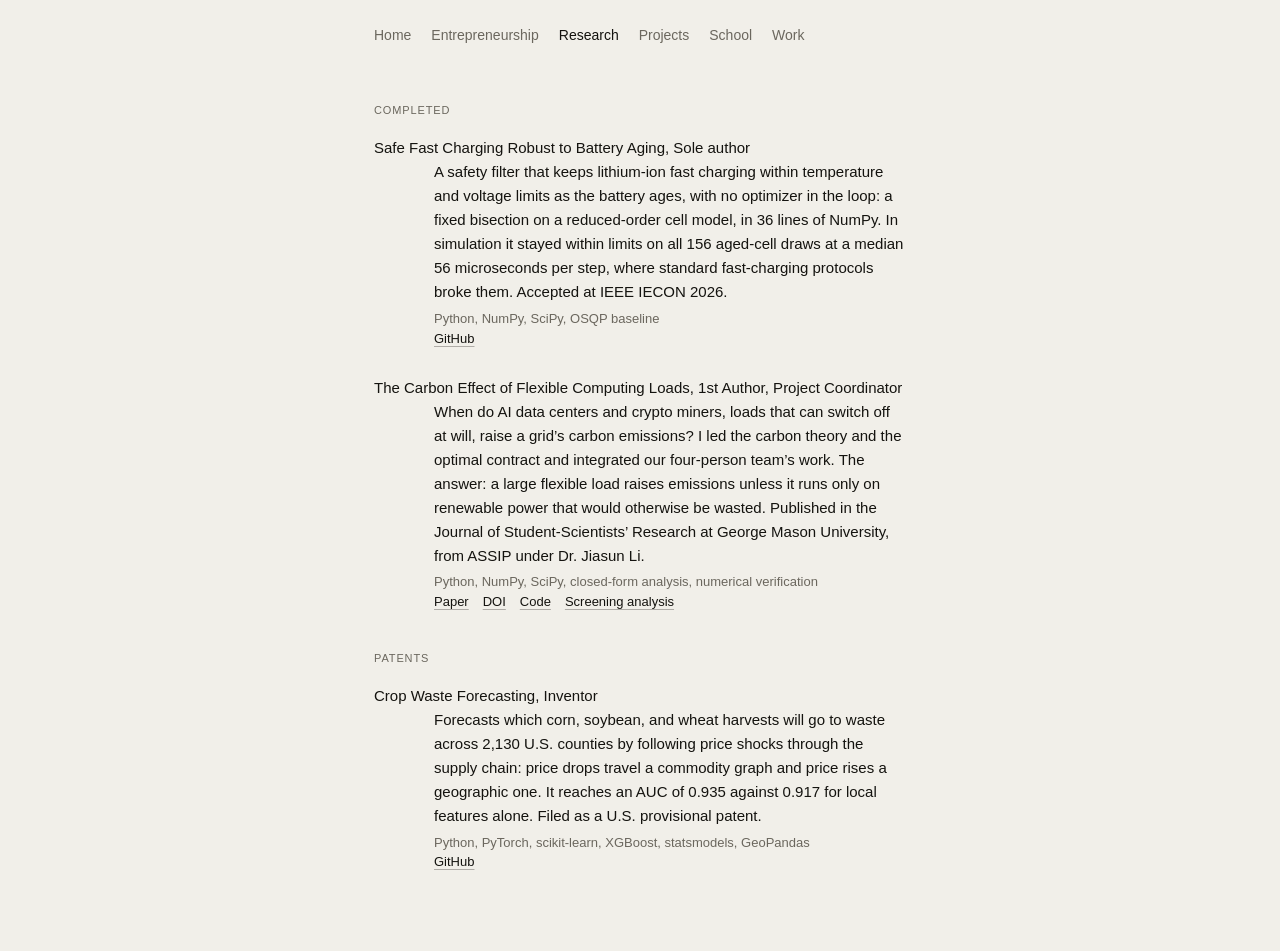
<file: research.html>
<!DOCTYPE html>
<html lang="en">
<head>
<meta charset="utf-8">
<meta name="viewport" content="width=device-width, initial-scale=1">
<title>Research · Keshav Krishnan</title>
<meta name="description" content="Keshav Krishnan's research: safe battery fast charging (IEEE IECON 2026), a published George Mason paper on the grid carbon of flexible computing loads, and a crop waste forecasting patent.">
<meta name="theme-color" content="#f1efe9">
<link rel="canonical" href="https://keshavkrishnan.vercel.app/research">
<meta property="og:type" content="profile">
<meta property="og:title" content="Research · Keshav Krishnan">
<meta property="og:description" content="Keshav Krishnan's research: safe battery fast charging (IEEE IECON 2026), a published George Mason paper on the grid carbon of flexible computing loads, and a crop waste forecasting patent.">
<meta property="og:url" content="https://keshavkrishnan.vercel.app/research">
<meta property="og:image" content="https://keshavkrishnan.vercel.app/assets/keshav.jpg">
<link rel="icon" type="image/svg+xml" href="[data-uri]">
<link rel="stylesheet" href="/site.css">
</head>
<body class="doc">
<div class="wrap">
  <nav class="tabs">
    <a href="/">Home</a>
    <a href="/entrepreneurship">Entrepreneurship</a>
    <a href="/research" aria-current="page">Research</a>
    <a href="/projects">Projects</a>
    <a href="/school">School</a>
    <a href="/work">Work</a>
  </nav>
  <main>
    <section class="group">
      <p class="label spaced">Completed</p>
      <div class="entry">
        <span class="name">Safe Fast Charging Robust to Battery Aging</span>, Sole author<br>
        <span class="desc">A safety filter that keeps lithium-ion fast charging within temperature and voltage limits as the battery ages, with no optimizer in the loop: a fixed bisection on a reduced-order cell model, in 36 lines of NumPy. In simulation it stayed within limits on all 156 aged-cell draws at a median 56 microseconds per step, where standard fast-charging protocols broke them. Accepted at IEEE IECON 2026.
          <span class="meta">Python, NumPy, SciPy, OSQP baseline</span>
          <span class="links"><a class="u" href="https://github.com/keshavkrishnan08/safe-charge" target="_blank" rel="noopener">GitHub</a></span>
        </span>
      </div>
      <div class="entry">
        <span class="name">The Carbon Effect of Flexible Computing Loads</span>, 1st Author, Project Coordinator<br>
        <span class="desc">When do AI data centers and crypto miners, loads that can switch off at will, raise a grid&#8217;s carbon emissions? I led the carbon theory and the optimal contract and integrated our four-person team&#8217;s work. The answer: a large flexible load raises emissions unless it runs only on renewable power that would otherwise be wasted. Published in the Journal of Student-Scientists&#8217; Research at George Mason University, from ASSIP under Dr. Jiasun Li.
          <span class="meta">Python, NumPy, SciPy, closed-form analysis, numerical verification</span>
          <span class="links"><a class="u" href="https://journals.gmu.edu/jssr/article/view/5665" target="_blank" rel="noopener">Paper</a><a class="u" href="https://doi.org/10.13021/jssr2026.5665" target="_blank" rel="noopener">DOI</a><a class="u" href="https://github.com/keshavkrishnan08/flexible-load-carbon" target="_blank" rel="noopener">Code</a><a class="u" href="https://github.com/keshavkrishnan08/bitcoin-mining-emissions" target="_blank" rel="noopener">Screening analysis</a></span>
        </span>
      </div>
    </section>

    <section class="group">
      <p class="label spaced">Patents</p>
      <div class="entry">
        <span class="name">Crop Waste Forecasting</span>, Inventor<br>
        <span class="desc">Forecasts which corn, soybean, and wheat harvests will go to waste across 2,130 U.S. counties by following price shocks through the supply chain: price drops travel a commodity graph and price rises a geographic one. It reaches an AUC of 0.935 against 0.917 for local features alone. Filed as a U.S. provisional patent.
          <span class="meta">Python, PyTorch, scikit-learn, XGBoost, statsmodels, GeoPandas</span>
          <span class="links"><a class="u" href="https://github.com/keshavkrishnan08/CasCrop" target="_blank" rel="noopener">GitHub</a></span>
        </span>
      </div>
    </section>
  </main>
</div>
</body>
</html>
</file>
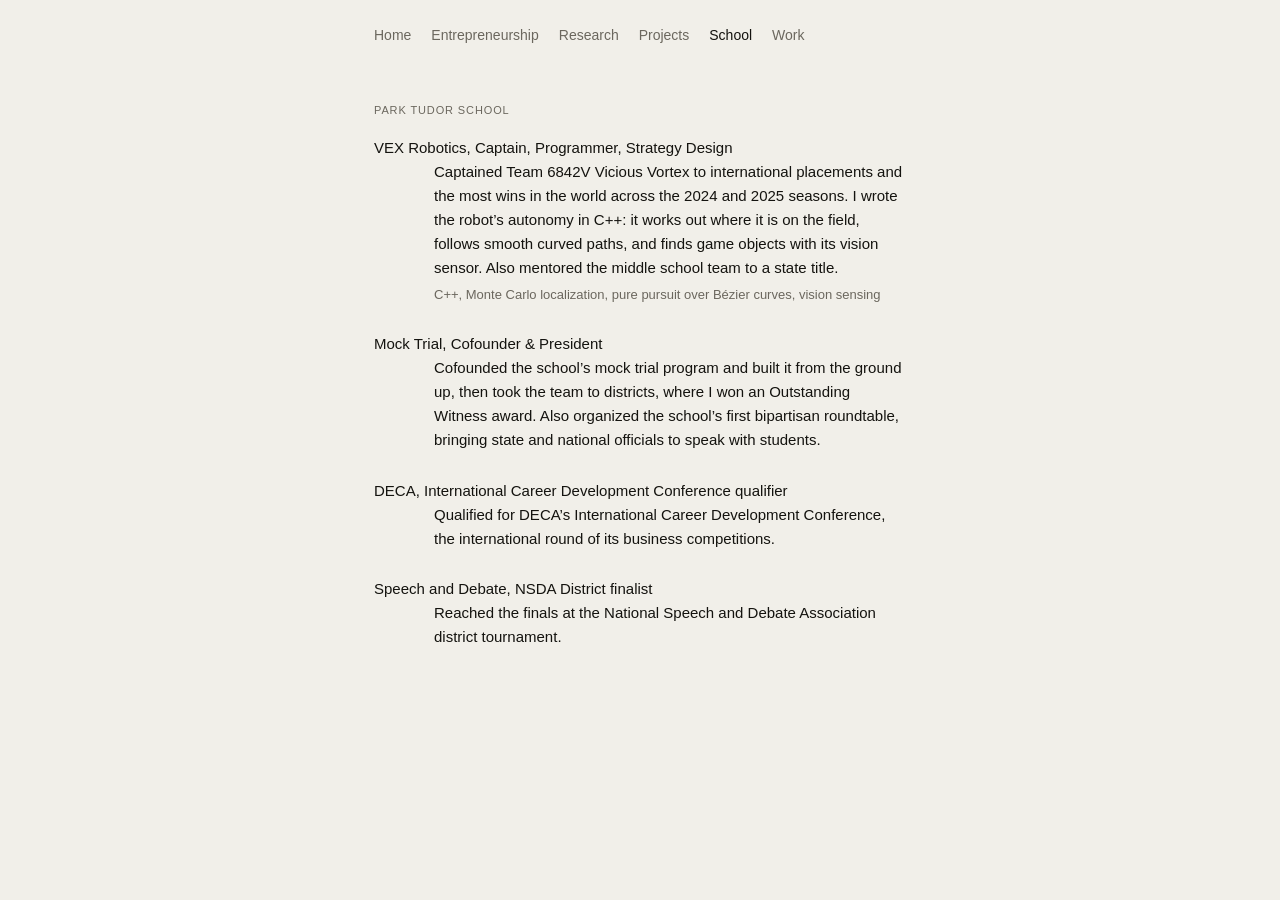
<file: school.html>
<!DOCTYPE html>
<html lang="en">
<head>
<meta charset="utf-8">
<meta name="viewport" content="width=device-width, initial-scale=1">
<title>School · Keshav Krishnan</title>
<meta name="description" content="Keshav Krishnan's school involvement at Park Tudor: VEX Robotics, Mock Trial, DECA, and Speech and Debate.">
<meta name="theme-color" content="#f1efe9">
<link rel="canonical" href="https://keshavkrishnan.vercel.app/school">
<meta property="og:type" content="profile">
<meta property="og:title" content="School · Keshav Krishnan">
<meta property="og:description" content="Keshav Krishnan's school involvement at Park Tudor: VEX Robotics, Mock Trial, DECA, and Speech and Debate.">
<meta property="og:url" content="https://keshavkrishnan.vercel.app/school">
<meta property="og:image" content="https://keshavkrishnan.vercel.app/assets/keshav.jpg">
<link rel="icon" type="image/svg+xml" href="[data-uri]">
<link rel="stylesheet" href="/site.css">
</head>
<body class="doc">
<div class="wrap">
  <nav class="tabs">
    <a href="/">Home</a>
    <a href="/entrepreneurship">Entrepreneurship</a>
    <a href="/research">Research</a>
    <a href="/projects">Projects</a>
    <a href="/school" aria-current="page">School</a>
    <a href="/work">Work</a>
  </nav>
  <main>
    <section class="group">
      <p class="label spaced">Park Tudor School</p>
      <div class="entry">
        <span class="name">VEX Robotics</span>, Captain, Programmer, Strategy Design<br>
        <span class="desc">Captained Team 6842V Vicious Vortex to international placements and the most wins in the world across the 2024 and 2025 seasons. I wrote the robot&#8217;s autonomy in C++: it works out where it is on the field, follows smooth curved paths, and finds game objects with its vision sensor. Also mentored the middle school team to a state title.
          <span class="meta">C++, Monte Carlo localization, pure pursuit over B&#233;zier curves, vision sensing</span>
        </span>
      </div>
      <div class="entry">
        <span class="name">Mock Trial</span>, Cofounder &amp; President<br>
        <span class="desc">Cofounded the school&#8217;s mock trial program and built it from the ground up, then took the team to districts, where I won an Outstanding Witness award. Also organized the school&#8217;s first bipartisan roundtable, bringing state and national officials to speak with students.
        </span>
      </div>
      <div class="entry">
        <span class="name">DECA</span>, International Career Development Conference qualifier<br>
        <span class="desc">Qualified for DECA&#8217;s International Career Development Conference, the international round of its business competitions.
        </span>
      </div>
      <div class="entry">
        <span class="name">Speech and Debate</span>, NSDA District finalist<br>
        <span class="desc">Reached the finals at the National Speech and Debate Association district tournament.
        </span>
      </div>
    </section>
  </main>
</div>
</body>
</html>
</file>
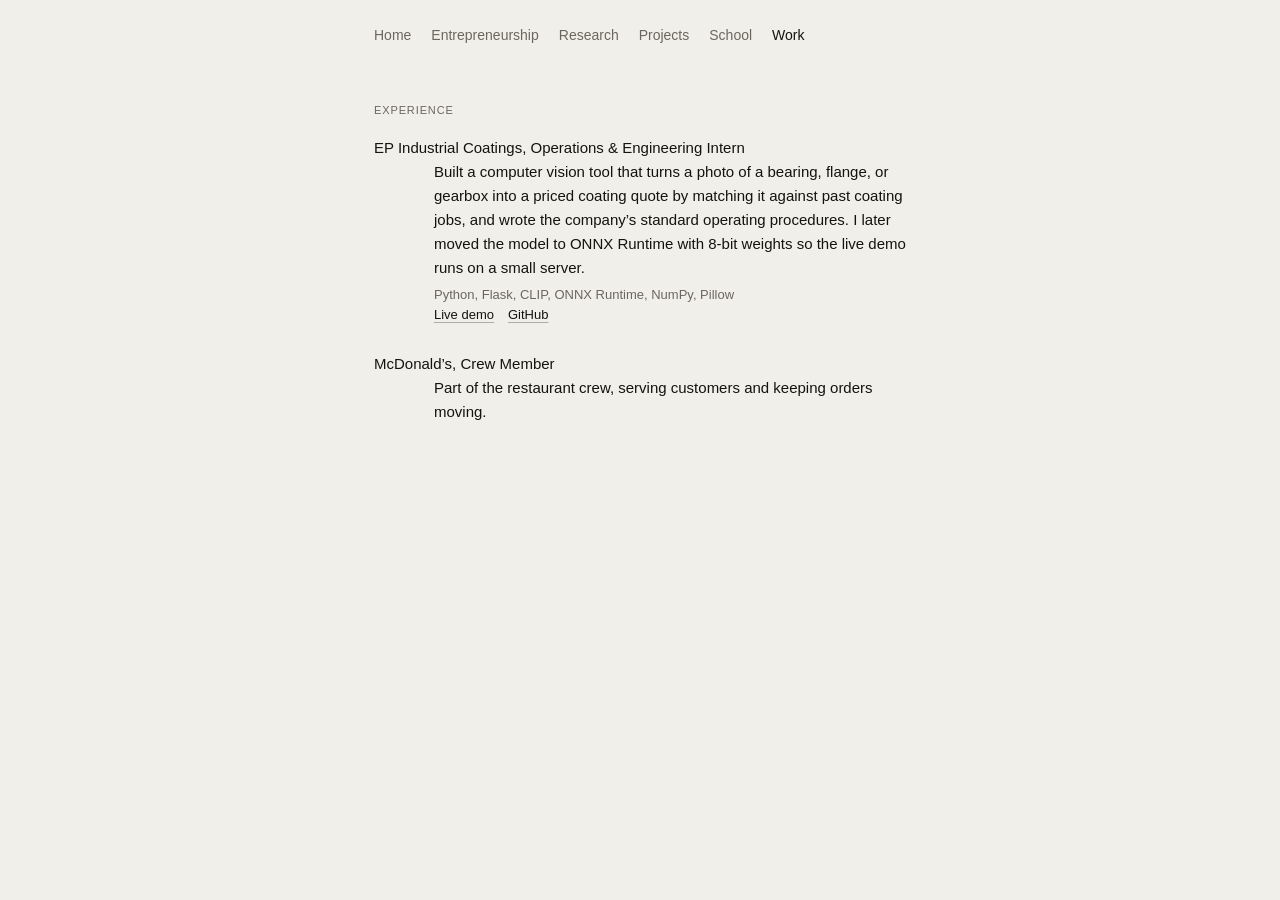
<file: work.html>
<!DOCTYPE html>
<html lang="en">
<head>
<meta charset="utf-8">
<meta name="viewport" content="width=device-width, initial-scale=1">
<title>Work · Keshav Krishnan</title>
<meta name="description" content="Keshav Krishnan's work experience: EP Industrial Coatings and McDonald's.">
<meta name="theme-color" content="#f1efe9">
<link rel="canonical" href="https://keshavkrishnan.vercel.app/work">
<meta property="og:type" content="profile">
<meta property="og:title" content="Work · Keshav Krishnan">
<meta property="og:description" content="Keshav Krishnan's work experience: EP Industrial Coatings and McDonald's.">
<meta property="og:url" content="https://keshavkrishnan.vercel.app/work">
<meta property="og:image" content="https://keshavkrishnan.vercel.app/assets/keshav.jpg">
<link rel="icon" type="image/svg+xml" href="[data-uri]">
<link rel="stylesheet" href="/site.css">
</head>
<body class="doc">
<div class="wrap">
  <nav class="tabs">
    <a href="/">Home</a>
    <a href="/entrepreneurship">Entrepreneurship</a>
    <a href="/research">Research</a>
    <a href="/projects">Projects</a>
    <a href="/school">School</a>
    <a href="/work" aria-current="page">Work</a>
  </nav>
  <main>
    <section class="group">
      <p class="label spaced">Experience</p>
      <div class="entry">
        <span class="name">EP Industrial Coatings</span>, Operations &amp; Engineering Intern<br>
        <span class="desc">Built a computer vision tool that turns a photo of a bearing, flange, or gearbox into a priced coating quote by matching it against past coating jobs, and wrote the company&#8217;s standard operating procedures. I later moved the model to ONNX Runtime with 8-bit weights so the live demo runs on a small server.
          <span class="meta">Python, Flask, CLIP, ONNX Runtime, NumPy, Pillow</span>
          <span class="links"><a class="u" href="https://enviropeel-project.onrender.com" target="_blank" rel="noopener">Live demo</a><a class="u" href="https://github.com/keshavkrishnan08/Enviropeel-Project" target="_blank" rel="noopener">GitHub</a></span>
        </span>
      </div>
      <div class="entry">
        <span class="name">McDonald&#8217;s</span>, Crew Member<br>
        <span class="desc">Part of the restaurant crew, serving customers and keeping orders moving.
        </span>
      </div>
    </section>
  </main>
</div>
</body>
</html>
</file>
<file: site.css>
/* Shared by every page: the tab bar. Inner pages also use the .doc typography below. */
:root {
  --text: #14130f;
  --muted: #6b675e;
  --bg: #f1efe9;
  --rule: rgba(20, 19, 15, 0.3);
  --type: "Helvetica Neue", Helvetica, Arial, sans-serif;
}

.tabs {
  display: flex;
  flex-wrap: wrap;
  align-items: center;
  gap: 8px 20px;
  padding: 24px 0 8px;
  font: 14px/1.6 var(--type);
}
.tabs a {
  color: var(--muted);
  text-decoration: none;
  transition: color 0.15s cubic-bezier(0.4, 0, 0.2, 1);
}
.tabs a:hover { color: var(--text); }
.tabs a[aria-current="page"] { color: var(--text); font-weight: 500; }

/* Inner pages */
body.doc {
  margin: 0;
  background: var(--bg);
  color: var(--text);
  font: 15px/1.6 var(--type);
  -webkit-font-smoothing: antialiased;
  -moz-osx-font-smoothing: grayscale;
}
body.doc ::selection { background: rgba(20, 19, 15, 0.15); }
.doc .wrap { box-sizing: border-box; max-width: 580px; margin: 0 auto; padding: 0 24px; }
.doc main { padding: 48px 0 40px; }
.doc p { margin: 0; }

.doc .group { margin-bottom: 2.5em; }
.doc .label {
  margin: 0 0 1em;
  font-size: 11px;
  line-height: 1.6;
  letter-spacing: 0.08em;
  text-transform: uppercase;
  color: var(--muted);
}
.doc .label.spaced { margin-bottom: 1.5em; }

/* Award style list */
.doc ul { list-style: none; margin: 0; padding: 0; }
.doc li { padding-left: 30px; margin-bottom: 0.75em; }

/* Work style entry: name on the first line, description indented below */
.doc .entry { padding-left: 30px; text-indent: -30px; margin-bottom: 1.75em; }
.doc .entry .name { font-weight: 500; }
.doc .entry .desc { display: inline-block; padding-left: 30px; text-indent: 0; }

/* Publication style entry */
.doc .pub { padding-left: 30px; margin-bottom: 2.5em; }
.doc .pub:last-child { margin-bottom: 0; }
.doc .meta { display: block; margin-top: 0.35em; font-size: 13px; line-height: 1.5; color: var(--muted); }
.doc .stats { display: flex; flex-wrap: wrap; gap: 12px 36px; padding-left: 30px; }
.doc .stat .num { display: block; font-size: 24px; font-weight: 500; letter-spacing: -0.01em; line-height: 1.2; font-variant-numeric: tabular-nums; }
.doc .stat .what { display: block; font-size: 11px; text-transform: uppercase; letter-spacing: 0.08em; color: var(--muted); }
.doc .stats + .meta { padding-left: 30px; margin-top: 0.9em; }
.doc .more { padding-left: 30px; margin-top: -1.5em; margin-bottom: 2.5em; font-size: 13px; }
.doc .links { display: block; font-size: 13px; }
.doc .links a + a { margin-left: 14px; }

.doc a.u {
  color: inherit;
  text-decoration: underline;
  text-decoration-color: var(--rule);
  text-underline-offset: 3px;
  transition: opacity 0.15s cubic-bezier(0.4, 0, 0.2, 1);
}
.doc a.u:hover { opacity: 0.7; }

/* Home */
.doc main.home { padding: 80px 0 40px; }
.home h1 {
  margin: 0 0 20px;
  font-size: clamp(44px, 12vw, 72px);
  font-weight: 500;
  line-height: 1.05;
  letter-spacing: -0.02em;
}
.home .bio { max-width: 480px; }
.home .home-label { margin: 40px 0 1em; }
.social { display: flex; gap: 20px; margin-top: 64px; }
.social a { color: var(--muted); transition: opacity 0.15s cubic-bezier(0.4, 0, 0.2, 1); }
.social a:hover { opacity: 0.7; }
.social svg { display: block; width: 17px; height: 17px; }

@media (max-width: 420px) {
  .tabs { gap: 6px 16px; }
}
</file>
